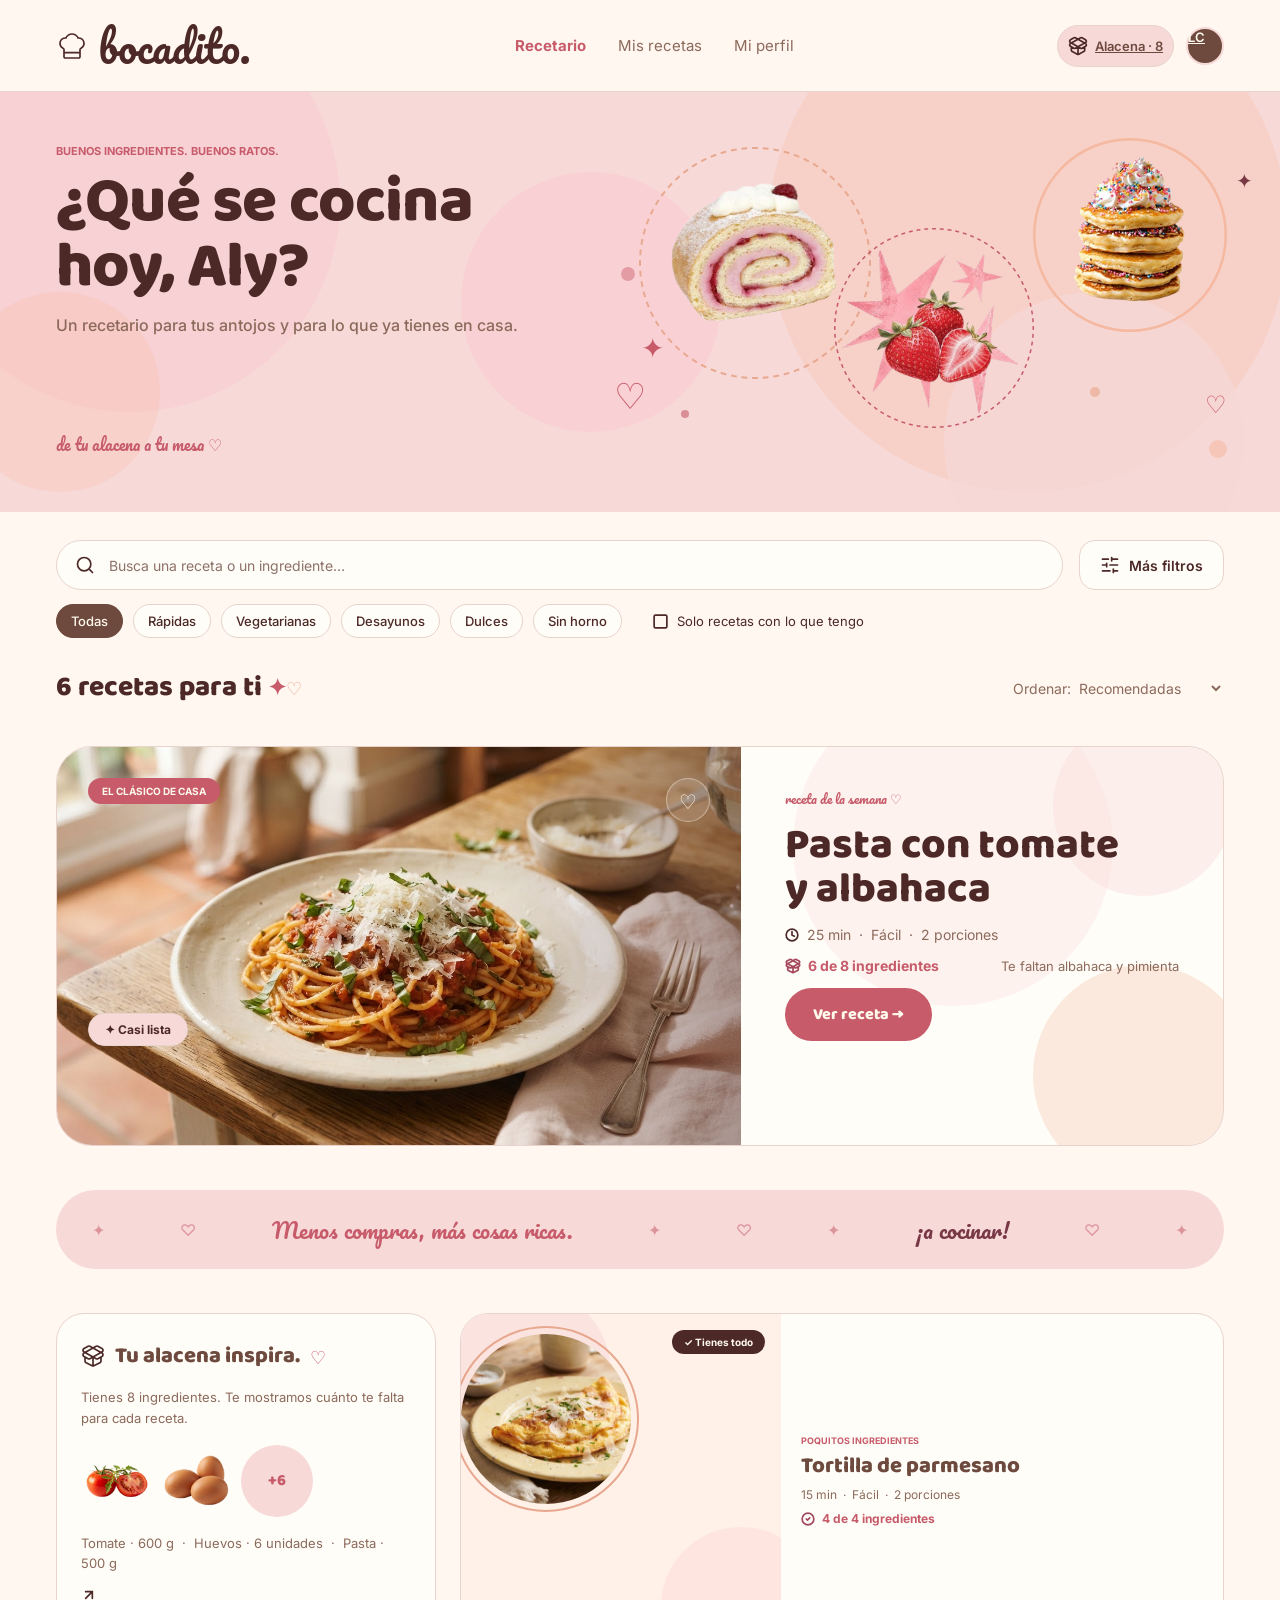
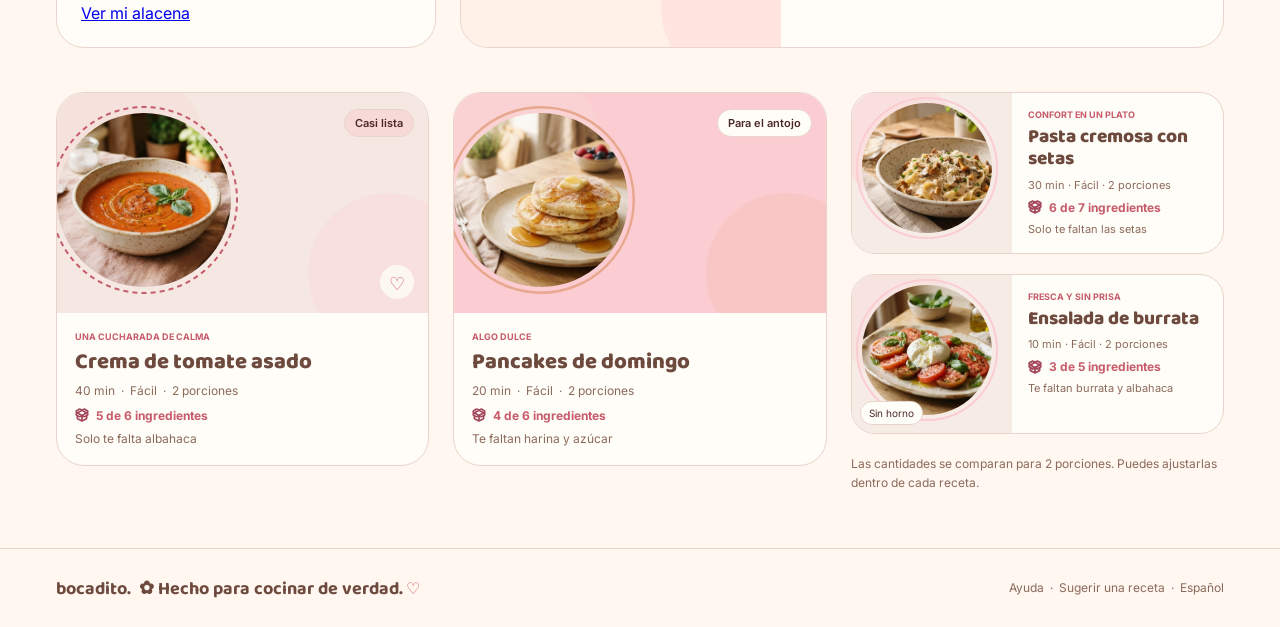
<file: index.html>
<!doctype html>
<html lang="es">
  <head>
    <meta charset="UTF-8" />
    <meta name="viewport" content="width=device-width, initial-scale=1.0" />
    <link rel="preconnect" href="https://fonts.googleapis.com" />
    <link rel="preconnect" href="https://fonts.gstatic.com" crossorigin />
    <link href="https://fonts.googleapis.com/css2?family=Baloo+2:wght@700;800&family=Fredoka:wght@600&family=Fraunces:wght@400&family=Inter:wght@400;500;600;700&family=Noto+Sans+Math&family=Noto+Sans+Symbols&family=Noto+Sans+Symbols+2&family=Noto+Sans:wght@400;700&family=Pacifico&display=swap" rel="stylesheet" />
    <title>Bocadito · Recetario</title>
    <link rel="stylesheet" href="/src/styles.css" />
  </head>
  <body>
    <header class="site-header">
      <a class="brand" href="/index.html" aria-label="bocadito, inicio">
        <img src="/public/assets/fae16.svg" alt="" width="32" height="32" />
        <span>bocadito.</span>
      </a>
      <nav class="main-nav" aria-label="Navegación principal">
        <a class="active" href="#recetario">Recetario</a>
        <a href="#recetas">Mis recetas</a>
        <a href="/perfil.html">Mi perfil</a>
      </nav>
      <div class="account">
        <a class="pantry-button" href="/perfil.html#alacena">
          <img src="/public/assets/280c1.svg" alt="" width="20" height="20" />
          <span>Alacena · 8</span>
        </a>
        <a class="avatar" href="/perfil.html" aria-label="Abrir perfil de LC">LC</a>
      </div>
    </header>

    <main id="recetario">
      <section class="hero" aria-labelledby="hero-title">
        <img class="hero-blob blob-one" src="/public/assets/127db.svg" alt="" />
        <img class="hero-blob blob-two" src="/public/assets/94a92.svg" alt="" />
        <img class="hero-blob blob-three" src="/public/assets/5e346.svg" alt="" />
        <img class="hero-blob blob-four" src="/public/assets/30bb7.svg" alt="" />
        <img class="hero-blob blob-five" src="/public/assets/41281.svg" alt="" />

        <div class="hero-copy">
          <p class="eyebrow">BUENOS INGREDIENTES. BUENOS RATOS.</p>
          <h1 id="hero-title">¿Qué se cocina<br />hoy, Aly?</h1>
          <p>Un recetario para tus antojos y para lo que ya tienes en casa.</p>
        </div>
        <p class="hero-note script">de tu alacena a tu mesa ♡</p>

        <div class="hero-collage" aria-hidden="true">
          <div class="hero-photo bread">
            <img class="photo" src="/public/assets/eb7b5.png" alt="" />
            <img class="ring" src="/public/assets/a3742.png" alt="" />
          </div>
          <div class="hero-photo tomato">
            <img class="photo" src="/public/assets/bc273.png" alt="" />
            <img class="ring" src="/public/assets/ad735.png" alt="" />
          </div>
          <div class="hero-photo pancakes">
            <img class="photo" src="/public/assets/50e91.png" alt="" />
            <img class="ring" src="/public/assets/7b406.svg" alt="" />
          </div>
          <span class="deco d1">♡</span><span class="deco d2">✦</span> <span class="deco d3">♡</span
          ><span class="deco d4">✦</span>
          <img class="dot dot-one" src="/public/assets/7220a.svg" alt="" />
          <img class="dot dot-two" src="/public/assets/34c00.svg" alt="" />
          <img class="dot dot-three" src="/public/assets/59064.svg" alt="" />
          <img class="dot dot-four" src="/public/assets/1f141.svg" alt="" />
        </div>
      </section>

      <section class="discover" aria-label="Buscar y filtrar recetas">
        <div class="search-row">
          <label class="search-box">
            <img src="/public/assets/63200.svg" alt="" width="20" height="20" />
            <input
              id="recipe-search"
              type="search"
              placeholder="Busca una receta o un ingrediente…"
            />
          </label>
          <button class="more-filters" type="button">
            <img src="/public/assets/2cb57.svg" alt="" width="20" height="20" />
            Más filtros
          </button>
        </div>
        <div class="filter-row" role="group" aria-label="Categorías">
          <button class="filter active" data-filter="all" type="button">Todas</button>
          <button class="filter" data-filter="rapida" type="button">Rápidas</button>
          <button class="filter" data-filter="vegetariana" type="button">Vegetarianas</button>
          <button class="filter" data-filter="desayuno" type="button">Desayunos</button>
          <button class="filter" data-filter="dulce" type="button">Dulces</button>
          <button class="filter" data-filter="sin-horno" type="button">Sin horno</button>
          <label class="pantry-check">
            <input id="pantry-only" type="checkbox" />
            <span class="check-art" aria-hidden="true">
              <img src="/public/assets/84d8a.svg" alt="" width="17" height="17" />
              <i>✓</i>
            </span>
            <span>Solo recetas con lo que tengo</span>
          </label>
        </div>
      </section>

      <section class="catalog" id="recetas" aria-labelledby="catalog-title">
        <div class="results-heading">
          <h2 id="catalog-title">
            <span id="result-count">6</span> recetas para ti <b>✦</b><i>♡</i>
          </h2>
          <label
            >Ordenar:
            <select aria-label="Ordenar recetas">
              <option>Recomendadas</option>
              <option>Más rápidas</option>
              <option>Menos ingredientes</option>
            </select>
          </label>
        </div>

        <article
          class="featured recipe-item"
          data-name="Pasta con tomate y albahaca"
          data-tags="rapida vegetariana"
          data-pantry="false"
        >
          <div class="featured-image">
            <img src="/public/assets/22c57.png" alt="Un plato de pasta con tomate y albahaca" />
            <span class="badge pink">EL CLÁSICO DE CASA</span>
            <button
              class="favorite light"
              type="button"
              aria-label="Guardar Pasta con tomate y albahaca"
            >
              ♡
            </button>
            <span class="almost">✦ Casi lista</span>
          </div>
          <div class="featured-info">
            <img class="info-blob blob-a" src="/public/assets/d0b26.svg" alt="" />
            <img class="info-blob blob-b" src="/public/assets/35bce.svg" alt="" />
            <img class="info-blob blob-c" src="/public/assets/12327.svg" alt="" />
            <p class="script kicker">receta de la semana ♡</p>
            <h3>Pasta con tomate<br />y albahaca</h3>
            <p class="meta">
              <img src="/public/assets/89b63.svg" alt="" />25 min&nbsp; · &nbsp;Fácil&nbsp; · &nbsp;2
              porciones
            </p>
            <div class="match">
              <strong><img src="/public/assets/144ce.svg" alt="" />6 de 8 ingredientes</strong>
              <span>Te faltan albahaca y pimienta</span>
            </div>
            <a class="primary-button" href="/receta.html">Ver receta →</a>
          </div>
        </article>

        <div id="empty-state" class="empty-state" hidden>
          <h3>No encontramos esa receta</h3>
          <p>Prueba con otro nombre o cambia los filtros.</p>
        </div>

        <aside class="quote-strip">
          <span>✦</span><span>♡</span>
          <strong class="script">Menos compras, más cosas ricas.</strong>
          <span>✦</span><span>♡</span><span>✦</span> <strong class="script">¡a cocinar!</strong
          ><span>♡</span><span>✦</span>
        </aside>

        <div class="inspiration-row">
          <aside class="pantry-card">
            <h3><img src="/public/assets/efae4.svg" alt="" />Tu alacena inspira. <em>♡</em></h3>
            <p>Tienes 8 ingredientes. Te mostramos cuánto te falta para cada receta.</p>
            <div class="ingredient-preview">
              <img src="/public/assets/51a7f.png" alt="Tomates" />
              <img src="/public/assets/1e866.png" alt="Huevos" />
              <span>+6</span>
            </div>
            <p>Tomate · 600 g &nbsp;·&nbsp; Huevos · 6 unidades &nbsp;·&nbsp; Pasta · 500 g</p>
            <a class="pantry-card-link" href="/perfil.html#alacena">
              <img src="/public/assets/5264d.svg" alt="" />
              Ver mi alacena
            </a>
          </aside>

          <article
            class="wide-card recipe-item"
            data-name="Tortilla de parmesano"
            data-tags="rapida vegetariana"
            data-pantry="true"
          >
            <div class="dish-art tortilla-art">
              <img class="back back-one" src="/public/assets/b8663.svg" alt="" />
              <img class="back back-two" src="/public/assets/4be02.svg" alt="" />
              <img class="dish" src="/public/assets/71ee2.png" alt="Tortilla de parmesano" />
              <img class="dish-ring" src="/public/assets/c6adb.svg" alt="" />
              <span class="available">✓ Tienes todo</span>
            </div>
            <div class="card-copy">
              <small>POQUITOS INGREDIENTES</small>
              <h3>Tortilla de parmesano</h3>
              <p>15 min&nbsp; · &nbsp;Fácil&nbsp; · &nbsp;2 porciones</p>
              <strong><img src="/public/assets/67086.svg" alt="" />4 de 4 ingredientes</strong>
            </div>
          </article>
        </div>

        <div class="recipe-grid">
          <article
            class="recipe-card recipe-item"
            data-name="Crema de tomate asado"
            data-tags="vegetariana"
            data-pantry="false"
          >
            <div class="dish-art cream-art">
              <img class="back back-one" src="/public/assets/2045f.svg" alt="" />
              <img class="back back-two" src="/public/assets/0d50a.svg" alt="" />
              <img class="dish" src="/public/assets/181ab.png" alt="Crema de tomate asado" />
              <img class="dish-ring" src="/public/assets/f3d79.png" alt="" />
              <span class="availability">Casi lista</span>
              <button class="favorite" type="button" aria-label="Guardar Crema de tomate asado">
                ♡
              </button>
            </div>
            <div class="card-copy">
              <small>UNA CUCHARADA DE CALMA</small>
              <h3>Crema de tomate asado</h3>
              <p>40 min&nbsp; · &nbsp;Fácil&nbsp; · &nbsp;2 porciones</p>
              <strong><img src="/public/assets/ea296.svg" alt="" />5 de 6 ingredientes</strong>
              <p>Solo te falta albahaca</p>
            </div>
          </article>

          <article
            class="recipe-card recipe-item"
            data-name="Pancakes de domingo"
            data-tags="desayuno dulce"
            data-pantry="false"
          >
            <div class="dish-art pancake-art">
              <img class="back back-one" src="/public/assets/b62bf.svg" alt="" />
              <img class="back back-two" src="/public/assets/6411e.svg" alt="" />
              <img class="dish" src="/public/assets/ec779.png" alt="Pancakes de domingo" />
              <img class="dish-ring" src="/public/assets/82a2d.svg" alt="" />
              <span class="availability">Para el antojo</span>
            </div>
            <div class="card-copy">
              <small>ALGO DULCE</small>
              <h3>Pancakes de domingo</h3>
              <p>20 min&nbsp; · &nbsp;Fácil&nbsp; · &nbsp;2 porciones</p>
              <strong><img src="/public/assets/ea296.svg" alt="" />4 de 6 ingredientes</strong>
              <p>Te faltan harina y azúcar</p>
            </div>
          </article>

          <div class="compact-column">
            <article
              class="compact-card recipe-item"
              data-name="Pasta cremosa con setas"
              data-tags="rapida vegetariana"
              data-pantry="false"
            >
              <div class="compact-art">
                <img class="back" src="/public/assets/a434a.svg" alt="" />
                <img class="dish" src="/public/assets/dc10f.png" alt="Pasta cremosa con setas" />
                <img class="dish-ring" src="/public/assets/3394b.svg" alt="" />
              </div>
              <div class="card-copy">
                <small>CONFORT EN UN PLATO</small>
                <h3>Pasta cremosa con setas</h3>
                <p>30 min · Fácil · 2 porciones</p>
                <strong><img src="/public/assets/852c6.svg" alt="" />6 de 7 ingredientes</strong>
                <p>Solo te faltan las setas</p>
              </div>
            </article>
            <article
              class="compact-card recipe-item"
              data-name="Ensalada de burrata"
              data-tags="rapida vegetariana sin-horno"
              data-pantry="false"
            >
              <div class="compact-art">
                <img class="back" src="/public/assets/37bf2.svg" alt="" />
                <img class="dish" src="/public/assets/e9a4d.png" alt="Ensalada de burrata" />
                <img class="dish-ring" src="/public/assets/3394b.svg" alt="" />
                <span>Sin horno</span>
              </div>
              <div class="card-copy">
                <small>FRESCA Y SIN PRISA</small>
                <h3>Ensalada de burrata</h3>
                <p>10 min · Fácil · 2 porciones</p>
                <strong><img src="/public/assets/852c6.svg" alt="" />3 de 5 ingredientes</strong>
                <p>Te faltan burrata y albahaca</p>
              </div>
            </article>
            <p class="portion-note">
              Las cantidades se comparan para 2 porciones. Puedes ajustarlas dentro de cada receta.
            </p>
          </div>
        </div>
      </section>
    </main>

    <footer>
      <p>
        <strong>bocadito. &nbsp;✿ Hecho para cocinar de verdad.</strong>
        <span class="script">♡</span>
      </p>
      <p>Ayuda &nbsp;·&nbsp; Sugerir una receta &nbsp;·&nbsp; Español</p>
    </footer>
    <div id="toast" class="toast" role="status" aria-live="polite"></div>
    <script type="module" src="/src/main.js"></script>
  </body>
</html>
</file>
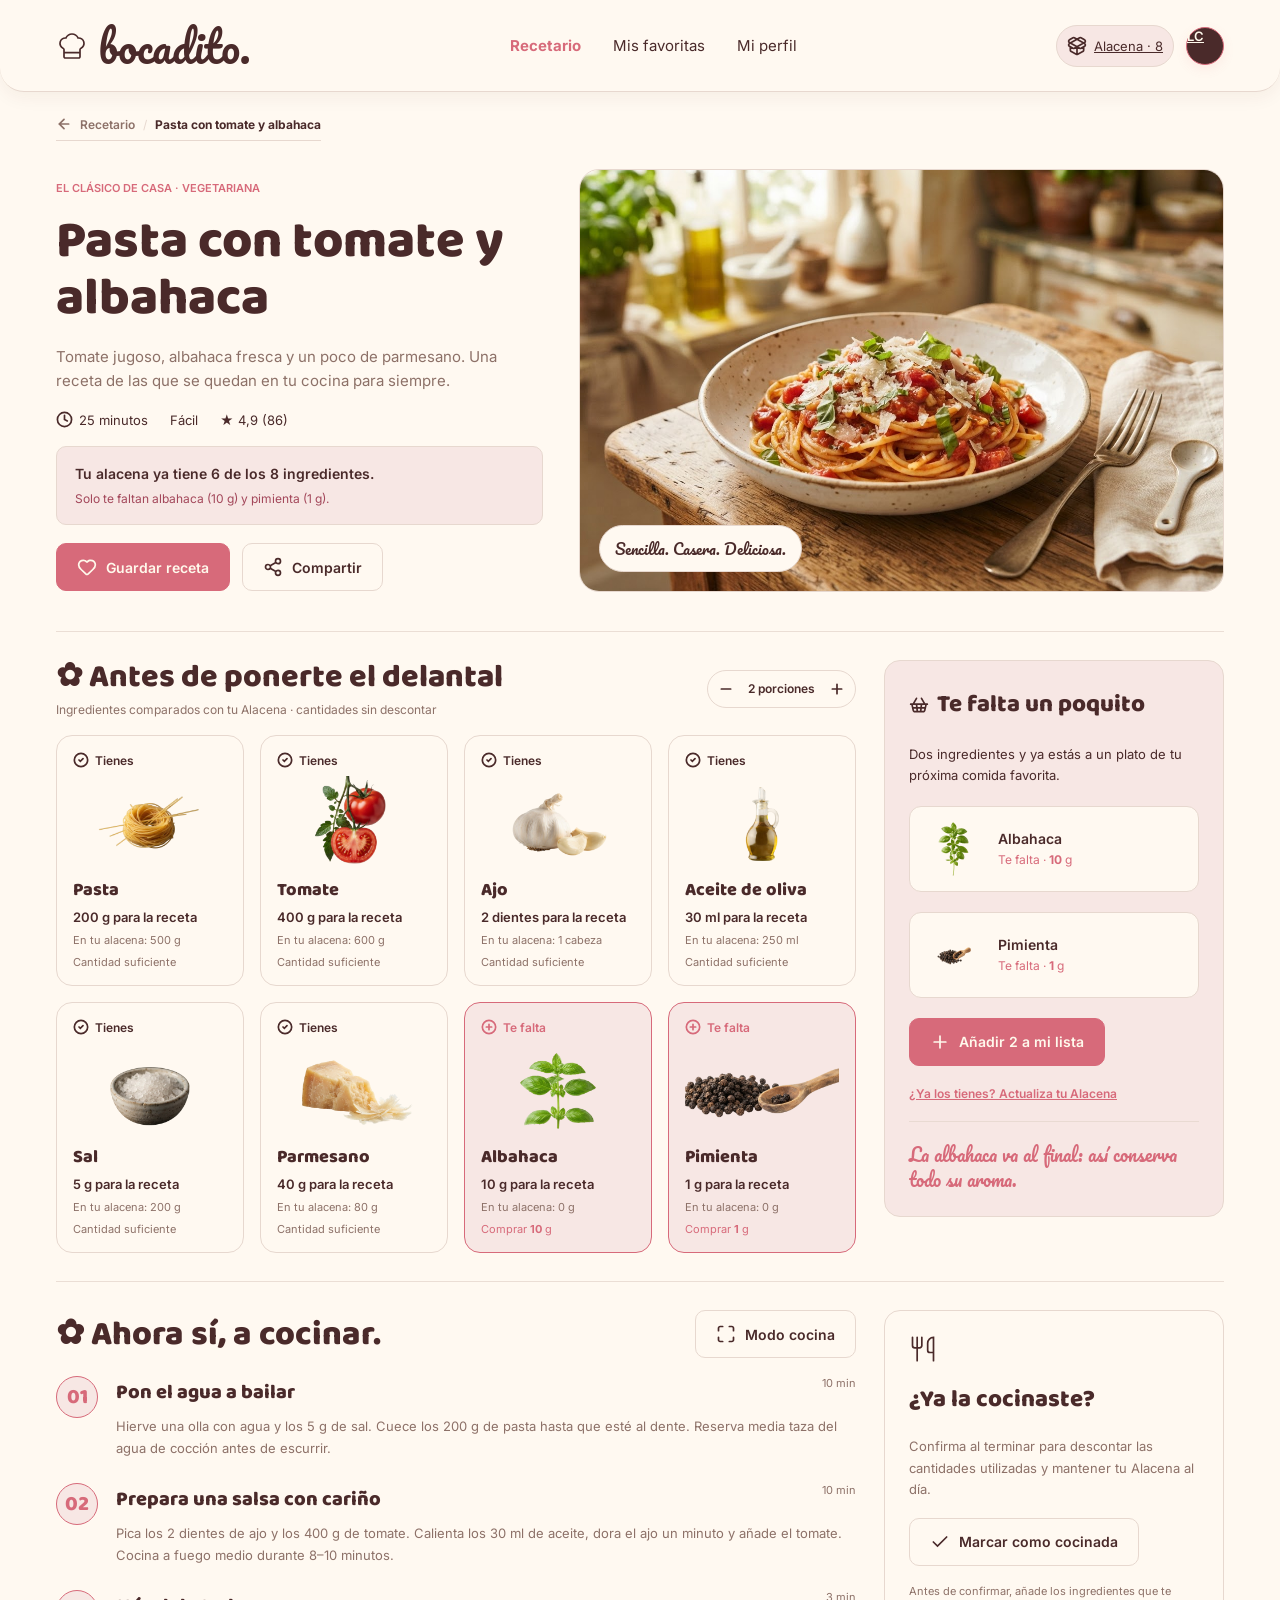
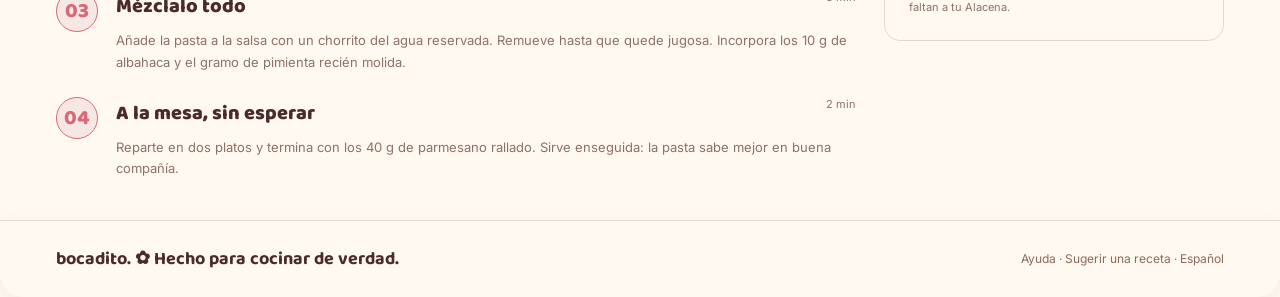
<file: receta.html>
<!doctype html>
<html lang="es">
  <head>
    <meta charset="UTF-8" />
    <meta name="viewport" content="width=device-width, initial-scale=1.0" />
    <link rel="preconnect" href="https://fonts.googleapis.com" />
    <link rel="preconnect" href="https://fonts.gstatic.com" crossorigin />
    <link href="https://fonts.googleapis.com/css2?family=Baloo+2:wght@700;800&family=Fredoka:wght@600&family=Fraunces:wght@400&family=Inter:wght@400;500;600;700&family=Noto+Sans+Math&family=Noto+Sans+Symbols&family=Noto+Sans+Symbols+2&family=Noto+Sans:wght@400;700&family=Pacifico&display=swap" rel="stylesheet" />
    <title>Pasta con tomate y albahaca · bocadito.</title>
    <link rel="stylesheet" href="/src/styles.css" />
    <link rel="stylesheet" href="/src/recipe.css" />
  </head>
  <body class="recipe-page">
    <header class="site-header recipe-header">
      <a class="brand" href="/index.html" aria-label="bocadito, inicio">
        <img src="/public/assets/recipe-77f15.svg" alt="" width="32" height="32" />
        <span>bocadito.</span>
      </a>
      <nav class="main-nav" aria-label="Navegación principal">
        <a class="active" href="/index.html">Recetario</a>
        <a href="/index.html#recetas">Mis favoritas</a>
        <a href="/perfil.html">Mi perfil</a>
      </nav>
      <div class="account">
        <a class="pantry-button" href="/perfil.html#alacena">
          <img src="/public/assets/recipe-e15f1.svg" alt="" width="20" height="20" />
          <span>Alacena · 8</span>
        </a>
        <a class="avatar" href="/perfil.html" aria-label="Abrir perfil de LC">LC</a>
      </div>
    </header>

    <main class="recipe-detail">
      <nav class="breadcrumb" aria-label="Ruta de navegación">
        <a href="/index.html">
          <img src="/public/assets/recipe-3f043.svg" alt="" width="16" height="16" />
          Recetario
        </a>
        <span>/</span>
        <strong>Pasta con tomate y albahaca</strong>
      </nav>

      <section class="recipe-hero" aria-labelledby="recipe-title">
        <div class="recipe-intro">
          <p class="recipe-eyebrow">EL CLÁSICO DE CASA · VEGETARIANA</p>
          <h1 id="recipe-title">Pasta con tomate y albahaca</h1>
          <p class="recipe-description">
            Tomate jugoso, albahaca fresca y un poco de parmesano. Una receta de las que se quedan
            en tu cocina para siempre.
          </p>
          <div class="recipe-meta">
            <span
              ><img src="/public/assets/recipe-fdbc4.svg" alt="" width="17" height="17" />25 minutos</span
            >
            <span>Fácil</span>
            <span>★ 4,9 (86)</span>
          </div>
          <div class="availability-summary">
            <strong>Tu alacena ya tiene 6 de los 8 ingredientes.</strong>
            <span>Solo te faltan albahaca (10 g) y pimienta (1 g).</span>
          </div>
          <div class="recipe-actions">
            <button class="save-recipe" id="save-recipe" type="button">
              <img src="/public/assets/recipe-d7835.svg" alt="" width="20" height="20" />
              <span>Guardar receta</span>
            </button>
            <button class="share-recipe" id="share-recipe" type="button">
              <img src="/public/assets/recipe-2c421.svg" alt="" width="20" height="20" />
              Compartir
            </button>
          </div>
        </div>
        <figure class="recipe-photo">
          <img
            src="/public/assets/recipe-277a5.png"
            alt="Pasta con tomate, albahaca y parmesano servida en un plato"
          />
          <figcaption>Sencilla. Casera. Deliciosa.</figcaption>
        </figure>
      </section>

      <hr />

      <section class="ingredients-section" aria-labelledby="ingredients-title">
        <div class="ingredients-main">
          <header class="section-heading">
            <div>
              <h2 id="ingredients-title">✿ Antes de ponerte el delantal</h2>
              <p>Ingredientes comparados con tu Alacena · cantidades sin descontar</p>
            </div>
            <div class="portion-control" aria-label="Número de porciones">
              <button id="less-portions" type="button" aria-label="Reducir porciones">
                <img src="/public/assets/recipe-d9f11.svg" alt="" width="16" height="16" />
              </button>
              <strong><span id="portion-count">2</span> porciones</strong>
              <button id="more-portions" type="button" aria-label="Aumentar porciones">
                <img src="/public/assets/recipe-56bd5.svg" alt="" width="16" height="16" />
              </button>
            </div>
          </header>

          <div class="recipe-ingredient-grid">
            <article class="recipe-ingredient" data-base="200" data-unit="g">
              <p class="stock-status"><img src="/public/assets/recipe-7bfb6.svg" alt="" />Tienes</p>
              <img class="recipe-ingredient-photo" src="/public/assets/recipe-f637f.png" alt="Pasta" />
              <h3>Pasta</h3>
              <strong><span class="scaled-amount">200</span> g para la receta</strong>
              <small>En tu alacena: 500 g</small><span>Cantidad suficiente</span>
            </article>
            <article class="recipe-ingredient" data-base="400" data-unit="g">
              <p class="stock-status"><img src="/public/assets/recipe-7bfb6.svg" alt="" />Tienes</p>
              <img class="recipe-ingredient-photo" src="/public/assets/recipe-0d3c1.png" alt="Tomate" />
              <h3>Tomate</h3>
              <strong><span class="scaled-amount">400</span> g para la receta</strong>
              <small>En tu alacena: 600 g</small><span>Cantidad suficiente</span>
            </article>
            <article class="recipe-ingredient" data-base="2" data-unit="dientes">
              <p class="stock-status"><img src="/public/assets/recipe-7bfb6.svg" alt="" />Tienes</p>
              <img class="recipe-ingredient-photo" src="/public/assets/recipe-85e87.png" alt="Ajo" />
              <h3>Ajo</h3>
              <strong><span class="scaled-amount">2</span> dientes para la receta</strong>
              <small>En tu alacena: 1 cabeza</small><span>Cantidad suficiente</span>
            </article>
            <article class="recipe-ingredient" data-base="30" data-unit="ml">
              <p class="stock-status"><img src="/public/assets/recipe-7bfb6.svg" alt="" />Tienes</p>
              <img
                class="recipe-ingredient-photo"
                src="/public/assets/recipe-5f83b.png"
                alt="Aceite de oliva"
              />
              <h3>Aceite de oliva</h3>
              <strong><span class="scaled-amount">30</span> ml para la receta</strong>
              <small>En tu alacena: 250 ml</small><span>Cantidad suficiente</span>
            </article>
            <article class="recipe-ingredient" data-base="5" data-unit="g">
              <p class="stock-status"><img src="/public/assets/recipe-7bfb6.svg" alt="" />Tienes</p>
              <img class="recipe-ingredient-photo" src="/public/assets/recipe-8a1eb.png" alt="Sal" />
              <h3>Sal</h3>
              <strong><span class="scaled-amount">5</span> g para la receta</strong>
              <small>En tu alacena: 200 g</small><span>Cantidad suficiente</span>
            </article>
            <article class="recipe-ingredient" data-base="40" data-unit="g">
              <p class="stock-status"><img src="/public/assets/recipe-7bfb6.svg" alt="" />Tienes</p>
              <img class="recipe-ingredient-photo" src="/public/assets/recipe-787be.png" alt="Parmesano" />
              <h3>Parmesano</h3>
              <strong><span class="scaled-amount">40</span> g para la receta</strong>
              <small>En tu alacena: 80 g</small><span>Cantidad suficiente</span>
            </article>
            <article class="recipe-ingredient missing" data-base="10" data-unit="g">
              <p class="stock-status"><img src="/public/assets/recipe-7910d.svg" alt="" />Te falta</p>
              <img class="recipe-ingredient-photo" src="/public/assets/recipe-e7223.png" alt="Albahaca" />
              <h3>Albahaca</h3>
              <strong><span class="scaled-amount">10</span> g para la receta</strong>
              <small>En tu alacena: 0 g</small
              ><span>Comprar <b class="scaled-amount">10</b> g</span>
            </article>
            <article class="recipe-ingredient missing" data-base="1" data-unit="g">
              <p class="stock-status"><img src="/public/assets/recipe-7910d.svg" alt="" />Te falta</p>
              <img class="recipe-ingredient-photo" src="/public/assets/recipe-095e8.png" alt="Pimienta" />
              <h3>Pimienta</h3>
              <strong><span class="scaled-amount">1</span> g para la receta</strong>
              <small>En tu alacena: 0 g</small><span>Comprar <b class="scaled-amount">1</b> g</span>
            </article>
          </div>
        </div>

        <aside class="shopping-list">
          <h2>
            <img src="/public/assets/recipe-fd7ee.svg" alt="" width="20" height="20" />Te falta un poquito
          </h2>
          <p>Dos ingredientes y ya estás a un plato de tu próxima comida favorita.</p>
          <div class="shopping-item">
            <img src="/public/assets/recipe-24084.png" alt="Albahaca" />
            <div>
              <strong>Albahaca</strong><span>Te falta · <b data-shopping-base="10">10</b> g</span>
            </div>
          </div>
          <div class="shopping-item">
            <img src="/public/assets/recipe-5afa1.png" alt="Pimienta" />
            <div>
              <strong>Pimienta</strong><span>Te falta · <b data-shopping-base="1">1</b> g</span>
            </div>
          </div>
          <button class="add-shopping" id="add-shopping" type="button">
            <img src="/public/assets/recipe-6f1ec.svg" alt="" width="20" height="20" />
            <span>Añadir 2 a mi lista</span>
          </button>
          <a href="/perfil.html#alacena">¿Ya los tienes? Actualiza tu Alacena</a>
          <hr />
          <p class="shopping-tip">La albahaca va al final: así conserva todo su aroma.</p>
        </aside>
      </section>

      <hr />

      <section class="preparation-section" aria-labelledby="preparation-title">
        <div class="steps">
          <header class="section-heading">
            <h2 id="preparation-title">✿ Ahora sí, a cocinar.</h2>
            <button class="cooking-mode-button" id="cooking-mode" type="button">
              <img src="/public/assets/recipe-c362d.svg" alt="" width="20" height="20" />
              <span>Modo cocina</span>
            </button>
          </header>
          <ol class="cooking-steps">
            <li>
              <span>01</span>
              <div>
                <header>
                  <h3>Pon el agua a bailar</h3>
                  <small>10 min</small>
                </header>
                <p>
                  Hierve una olla con agua y los 5 g de sal. Cuece los 200 g de pasta hasta que esté
                  al dente. Reserva media taza del agua de cocción antes de escurrir.
                </p>
              </div>
            </li>
            <li>
              <span>02</span>
              <div>
                <header>
                  <h3>Prepara una salsa con cariño</h3>
                  <small>10 min</small>
                </header>
                <p>
                  Pica los 2 dientes de ajo y los 400 g de tomate. Calienta los 30 ml de aceite,
                  dora el ajo un minuto y añade el tomate. Cocina a fuego medio durante 8–10
                  minutos.
                </p>
              </div>
            </li>
            <li>
              <span>03</span>
              <div>
                <header>
                  <h3>Mézclalo todo</h3>
                  <small>3 min</small>
                </header>
                <p>
                  Añade la pasta a la salsa con un chorrito del agua reservada. Remueve hasta que
                  quede jugosa. Incorpora los 10 g de albahaca y el gramo de pimienta recién molida.
                </p>
              </div>
            </li>
            <li>
              <span>04</span>
              <div>
                <header>
                  <h3>A la mesa, sin esperar</h3>
                  <small>2 min</small>
                </header>
                <p>
                  Reparte en dos platos y termina con los 40 g de parmesano rallado. Sirve
                  enseguida: la pasta sabe mejor en buena compañía.
                </p>
              </div>
            </li>
          </ol>
        </div>

        <aside class="cooked-card">
          <img src="/public/assets/recipe-36171.svg" alt="" width="28" height="28" />
          <h2>¿Ya la cocinaste?</h2>
          <p>
            Confirma al terminar para descontar las cantidades utilizadas y mantener tu Alacena al
            día.
          </p>
          <button id="mark-cooked" type="button">
            <img src="/public/assets/recipe-20480.svg" alt="" width="20" height="20" />
            <span>Marcar como cocinada</span>
          </button>
          <small>Antes de confirmar, añade los ingredientes que te faltan a tu Alacena.</small>
        </aside>
      </section>
    </main>

    <footer>
      <p><strong>bocadito. ✿ Hecho para cocinar de verdad.</strong></p>
      <p>Ayuda · Sugerir una receta · Español</p>
    </footer>
    <div id="recipe-toast" class="toast" role="status" aria-live="polite"></div>
    <script type="module" src="/src/recipe.js"></script>
  </body>
</html>
</file>
<file: src/styles.css>
:root {
  --paper: #fff7f0;
  --white: #fffdf8;
  --ink: #4c2927;
  --brown: #6e4a3e;
  --muted: #8c6a5b;
  --pink: #c75b6a;
  --blush: #f7d9d8;
  --line: #e8d4cc;
  --script: "Pacifico", cursive;
  --display: "Baloo 2", sans-serif;
  --body: "Inter", sans-serif;
}

* {
  box-sizing: border-box;
}
html {
  scroll-behavior: smooth;
}
body {
  margin: 0;
  min-width: 320px;
  background: var(--paper);
  color: var(--ink);
  font-family: var(--body);
}
button,
input,
select {
  font: inherit;
}
button,
a {
  -webkit-tap-highlight-color: transparent;
}
button {
  cursor: pointer;
}
img {
  display: block;
}
[hidden] {
  display: none !important;
}

.site-header {
  height: 92px;
  padding: 0 56px;
  display: flex;
  align-items: center;
  justify-content: space-between;
  border-bottom: 1px solid var(--line);
  background: var(--paper);
}
.brand {
  display: flex;
  align-items: center;
  gap: 10px;
  color: var(--ink);
  text-decoration: none;
}
.brand span {
  font-family: var(--script); font-weight: 400;
  font-size: 42px;
  line-height: 1;
}
.main-nav {
  display: flex;
  gap: 32px;
}
.main-nav a {
  color: var(--muted);
  font-size: 15px;
  text-decoration: none;
}
.main-nav .active {
  color: var(--pink);
  font-family: "Inter", sans-serif; font-weight: 700;
}
.account {
  display: flex;
  align-items: center;
  gap: 12px;
}
.pantry-button {
  display: flex;
  align-items: center;
  gap: 7px;
  padding: 10px;
  border: 1px solid var(--line);
  border-radius: 100px;
  background: var(--blush);
  color: var(--brown);
  font-family: "Inter", sans-serif; font-weight: 600;
  font-size: 13px;
}
.avatar {
  width: 38px;
  height: 38px;
  border: 2px solid var(--blush);
  border-radius: 50%;
  background: var(--brown);
  color: #fff9ec;
  font-family: "Inter"; font-weight: 600;
  font-size: 13px;
}

.hero {
  height: 420px;
  position: relative;
  overflow: hidden;
  background: var(--blush);
}
.hero-blob {
  position: absolute;
}
.blob-one {
  width: 420px;
  height: 420px;
  left: -80px;
  top: -100px;
}
.blob-two {
  width: 520px;
  height: 520px;
  left: 60%;
  top: -120px;
}
.blob-three {
  width: 260px;
  height: 260px;
  left: 36%;
  top: 80px;
}
.blob-four {
  width: 300px;
  height: 300px;
  right: 2.8%;
  top: 200px;
}
.blob-five {
  width: 200px;
  height: 200px;
  left: -40px;
  top: 200px;
}
.hero-copy {
  position: absolute;
  z-index: 2;
  left: 56px;
  top: 52px;
}
.eyebrow {
  margin: 0 0 12px;
  color: var(--pink);
  font-family: "Inter"; font-weight: 700;
  font-size: 11px;
}
.hero h1 {
  margin: 0;
  font-family: var(--display); font-weight: 800;
  font-size: 64px;
  line-height: 1.02;
  letter-spacing: -0.8px;
}
.hero-copy > p:last-child {
  margin: 12px 0 0;
  color: var(--muted);
  font-family: "Inter"; font-weight: 500;
  font-size: 16px;
  line-height: 1.5;
}
.script {
  font-family: var(--script); font-weight: 400;
  font-variation-settings:
    "CTGR" 0,
    "wdth" 100;
}
.hero-note {
  position: absolute;
  z-index: 2;
  left: 56px;
  top: 338px;
  margin: 0;
  color: var(--pink);
  font-size: 16px;
}
.hero-collage {
  position: absolute;
  inset: 0 0 0 48%;
}
.hero-photo {
  position: absolute;
  border-radius: 50%;
}
.hero-photo .photo {
  width: 100%;
  height: 100%;
  object-fit: cover;
  border-radius: inherit;
}
.hero-photo .ring {
  position: absolute;
  max-width: none;
  pointer-events: none;
}
.bread {
  width: 220px;
  height: 220px;
  left: 4.5%;
  top: 50px;
}
.bread .ring {
  width: 232px;
  height: 232px;
  left: -5px;
  top: 5px;
}
.tomato {
  width: 190px;
  height: 190px;
  left: 33%;
  top: 145px;
}
.tomato .ring {
  width: 200px;
  height: 200px;
  left: 0;
  top: -9px;
}
.pancakes {
  width: 180px;
  height: 180px;
  left: 64%;
  top: 50px;
}
.pancakes .ring {
  width: 194px;
  height: 194px;
  left: -7px;
  top: -4px;
}
.deco {
  position: absolute;
  color: var(--pink);
  font-family: var(--script); font-weight: 400;
}
.d1 {
  left: 0;
  top: 270px;
  font-size: 36px;
}
.d2 {
  left: 4%;
  top: 230px;
  font-size: 28px;
}
.d3 {
  right: 8%;
  top: 290px;
  font-size: 24px;
}
.d4 {
  right: 4%;
  top: 70px;
  color: #783845;
  font-size: 20px;
}
.dot {
  position: absolute;
}
.dot-one {
  width: 14px;
  left: 1%;
  top: 175px;
}
.dot-two {
  width: 10px;
  right: 27%;
  top: 295px;
}
.dot-three {
  width: 18px;
  right: 8%;
  top: 348px;
}
.dot-four {
  width: 8px;
  left: 10%;
  top: 318px;
}

.discover {
  padding: 28px 56px 0;
  background: var(--paper);
}
.search-row {
  display: flex;
  gap: 16px;
}
.search-box {
  height: 50px;
  flex: 1;
  display: flex;
  align-items: center;
  gap: 12px;
  padding: 0 18px;
  border: 1px solid var(--line);
  border-radius: 100px;
  background: var(--white);
}
.search-box input {
  width: 100%;
  border: 0;
  outline: 0;
  background: transparent;
  color: var(--ink);
  font-size: 14px;
}
.search-box input::placeholder {
  color: #8d7168;
  opacity: 1;
}
.more-filters {
  display: flex;
  align-items: center;
  gap: 9px;
  padding: 13px 20px;
  border: 1px solid var(--line);
  border-radius: 16px;
  background: var(--white);
  color: var(--ink);
  font-family: "Inter"; font-weight: 600;
  font-size: 14px;
}
.filter-row {
  display: flex;
  align-items: center;
  gap: 10px;
  margin-top: 14px;
  overflow-x: auto;
  scrollbar-width: none;
}
.filter {
  padding: 8px 14px;
  border: 1px solid var(--line);
  border-radius: 100px;
  background: var(--white);
  color: var(--ink);
  white-space: nowrap;
  font-family: "Inter"; font-weight: 500;
  font-size: 13px;
}
.filter.active {
  border-color: var(--brown);
  background: var(--brown);
  color: #fff9ec;
}
.pantry-check {
  display: flex;
  align-items: center;
  gap: 8px;
  padding-left: 20px;
  white-space: nowrap;
  color: var(--ink);
  font-size: 13px;
}
.pantry-check input {
  position: absolute;
  width: 1px;
  height: 1px;
  opacity: 0;
  accent-color: var(--pink);
}
.check-art {
  position: relative;
  width: 17px;
  height: 17px;
}
.check-art img {
  width: 17px;
  height: 17px;
}
.check-art i {
  position: absolute;
  inset: 0;
  display: grid;
  place-items: center;
  border-radius: 3px;
  background: var(--pink);
  color: white;
  font-family: "Inter"; font-weight: 700;
  font-size: 11px;
  font-style: normal;
  opacity: 0;
}
.pantry-check input:checked + .check-art i {
  opacity: 1;
}
.pantry-check input:focus-visible + .check-art {
  outline: 2px solid var(--pink);
  outline-offset: 2px;
}

.catalog {
  padding: 36px 56px 56px;
}
.results-heading {
  display: flex;
  align-items: center;
  justify-content: space-between;
  margin-bottom: 44px;
}
.results-heading h2 {
  margin: 0;
  font-family: var(--display); font-weight: 800;
  font-size: 28px;
  line-height: 1;
}
.results-heading h2 b {
  color: var(--pink);
  font-family: var(--body);
  font-size: 22px;
}
.results-heading h2 i {
  color: #e8a88f;
  font-family: var(--script); font-weight: 400;
  font-size: 18px;
  font-style: normal;
}
.results-heading label {
  color: var(--muted);
  font-size: 14px;
}
.results-heading select {
  border: 0;
  background: transparent;
  color: var(--muted);
  outline: 0;
}

.featured {
  height: 400px;
  display: grid;
  grid-template-columns: 58.7% 41.3%;
  overflow: hidden;
  border: 1px solid var(--line);
  border-radius: 36px;
  background: var(--white);
}
.featured-image {
  position: relative;
  overflow: hidden;
}
.featured-image > img {
  width: 100%;
  height: 100%;
  object-fit: cover;
}
.featured-image::after {
  content: "";
  position: absolute;
  inset: 0;
  background: linear-gradient(90deg, transparent 65%, rgba(76, 41, 39, 0.4));
}
.badge,
.almost,
.availability,
.available {
  position: absolute;
  z-index: 2;
  border-radius: 100px;
  white-space: nowrap;
}
.badge {
  left: 31px;
  top: 31px;
  padding: 7px 14px;
  font-family: "Inter"; font-weight: 700;
  font-size: 10px;
}
.badge.pink {
  background: var(--pink);
  color: #fff9ec;
}
.almost {
  left: 31px;
  bottom: 99px;
  padding: 8px 16px;
  border: 1px solid var(--line);
  background: var(--blush);
  font-family: "Inter"; font-weight: 700;
  font-size: 12px;
}
.favorite {
  position: absolute;
  z-index: 3;
  right: 14px;
  bottom: 14px;
  width: 34px;
  height: 34px;
  border: 0;
  border-radius: 50%;
  background: rgba(255, 253, 248, 0.8);
  color: var(--pink);
  font-family: var(--script); font-weight: 400;
  font-size: 18px;
}
.favorite.light {
  top: 31px;
  right: 31px;
  bottom: auto;
  width: 44px;
  height: 44px;
  border: 1px solid rgba(255, 253, 248, 0.38);
  background: rgba(255, 253, 248, 0.13);
  color: #fff9ec;
  font-size: 20px;
}
.favorite.saved {
  background: var(--pink);
  color: white;
}
.featured-info {
  position: relative;
  overflow: hidden;
  padding: 40px 44px 36px;
}
.info-blob {
  position: absolute;
  pointer-events: none;
}
.blob-a {
  width: 320px;
  right: 110px;
  top: -61px;
}
.blob-b {
  width: 220px;
  right: -30px;
  bottom: -40px;
}
.blob-c {
  width: 180px;
  right: -10px;
  top: -31px;
}
.featured-info > *:not(.info-blob) {
  position: relative;
  z-index: 1;
}
.kicker {
  margin: 0 0 14px;
  color: var(--pink);
  font-size: 13px;
}
.featured-info h3 {
  margin: 0 0 14px;
  font-family: var(--display); font-weight: 800;
  font-size: 42px;
  line-height: 1.05;
}
.meta {
  display: flex;
  align-items: center;
  gap: 8px;
  margin: 0 0 14px;
  color: var(--muted);
  font-size: 14px;
}
.meta img {
  width: 14px;
  height: 14px;
}
.match {
  display: flex;
  align-items: center;
  justify-content: space-between;
  margin-bottom: 14px;
}
.match strong,
.card-copy strong {
  display: flex;
  align-items: center;
  gap: 7px;
  color: var(--pink);
  font-family: "Inter"; font-weight: 700;
  font-size: 14px;
}
.match strong img {
  width: 16px;
  height: 16px;
}
.match span {
  color: var(--muted);
  font-size: 13px;
}
.primary-button {
  display: inline-flex;
  padding: 14px 28px;
  border-radius: 100px;
  background: var(--pink);
  color: #fff9ec;
  font-family: var(--display); font-weight: 800;
  font-size: 16px;
  text-decoration: none;
}

.quote-strip {
  margin-top: 44px;
  padding: 20px 36px;
  display: flex;
  align-items: center;
  justify-content: space-between;
  overflow: hidden;
  border-radius: 100px;
  background: var(--blush);
  color: rgba(199, 91, 106, 0.55);
}
.quote-strip strong {
  color: var(--pink);
  font-size: 22px;
  font-weight: 400;
}
.quote-strip strong:last-of-type {
  color: #783845;
}
.inspiration-row {
  margin-top: 44px;
  display: grid;
  grid-template-columns: 380px 1fr;
  gap: 24px;
  align-items: stretch;
}
.pantry-card,
.wide-card,
.recipe-card,
.compact-card {
  border: 1px solid var(--line);
  border-radius: 28px;
  background: var(--white);
  overflow: hidden;
}
.pantry-card {
  padding: 24px;
}
.pantry-card h3 {
  margin: 0;
  display: flex;
  align-items: center;
  gap: 10px;
  font-family: var(--display); font-weight: 800;
  color: var(--brown);
  font-size: 22px;
}
.pantry-card h3 img {
  width: 24px;
}
.pantry-card h3 em {
  color: var(--pink);
  font-family: var(--script); font-weight: 400;
  font-size: 18px;
  font-style: normal;
}
.pantry-card p {
  color: var(--muted);
  font-size: 13px;
  line-height: 1.6;
}
.ingredient-preview {
  display: flex;
  gap: 8px;
  margin: 16px 0;
}
.ingredient-preview img,
.ingredient-preview span {
  width: 72px;
  height: 72px;
  border-radius: 50%;
}
.ingredient-preview img {
  object-fit: cover;
}
.ingredient-preview span {
  display: grid;
  place-items: center;
  background: var(--blush);
  color: var(--pink);
  font-family: var(--display); font-weight: 800;
}
.pantry-card button {
  display: flex;
  gap: 8px;
  align-items: center;
  padding: 11px 18px;
  border: 1px solid var(--line);
  border-radius: 14px;
  background: var(--white);
  color: var(--brown);
  font-family: "Inter"; font-weight: 600;
  font-size: 13px;
}
.pantry-card button img {
  width: 16px;
}
.wide-card {
  display: grid;
  grid-template-columns: 42% 58%;
}
.dish-art {
  min-height: 220px;
  position: relative;
  overflow: hidden;
  display: grid;
  place-items: center;
  background: #fff0e8;
}
.dish-art .back {
  position: absolute;
}
.dish-art .back-one {
  width: 180px;
  left: -30px;
  top: -30px;
}
.dish-art .back-two {
  width: 160px;
  right: -40px;
  bottom: -40px;
}
.dish-art .dish {
  position: absolute;
  width: 170px;
  height: 170px;
  left: 0;
  top: 20px;
  border-radius: 50%;
  object-fit: cover;
}
.dish-art .dish-ring {
  position: absolute;
  width: 186px;
  height: 186px;
  left: -8px;
  top: 12px;
}
.available {
  right: 16px;
  top: 16px;
  padding: 6px 12px;
  background: var(--ink);
  color: #fff9ec;
  font-family: "Inter"; font-weight: 700;
  font-size: 10px;
}
.card-copy {
  padding: 18px;
  display: flex;
  flex-direction: column;
  gap: 8px;
  align-items: flex-start;
}
.wide-card .card-copy {
  padding: 20px;
  justify-content: center;
}
.card-copy small {
  color: var(--pink);
  font-family: "Inter"; font-weight: 700;
  font-size: 9px;
}
.card-copy h3 {
  margin: 0;
  color: var(--brown);
  font-family: var(--display); font-weight: 800;
  font-size: 22px;
  line-height: 1.15;
}
.card-copy p {
  margin: 0;
  color: var(--muted);
  font-size: 12px;
  line-height: 1.35;
}
.card-copy strong {
  font-size: 12px;
}
.card-copy strong img {
  width: 14px;
  height: 14px;
}

.recipe-grid {
  margin-top: 44px;
  display: grid;
  grid-template-columns: 1fr 1fr 1fr;
  gap: 24px;
  align-items: start;
}
.recipe-card .dish-art {
  height: 220px;
}
.cream-art {
  background: #f5e8e2;
}
.pancake-art {
  background: #fbcdd2;
}
.recipe-card .dish-art .dish {
  width: 174px;
  height: 174px;
}
.recipe-card .dish-art .dish-ring {
  width: 188px;
  height: 188px;
  left: -7px;
  top: 13px;
}
.availability {
  right: 14px;
  top: 16px;
  padding: 6px 10px;
  border: 1px solid var(--line);
  background: var(--blush);
  font-family: "Inter"; font-weight: 600;
  font-size: 11px;
}
.pancake-art .availability {
  background: var(--white);
}
.compact-column {
  display: flex;
  flex-direction: column;
  gap: 20px;
}
.compact-card {
  min-height: 160px;
  display: grid;
  grid-template-columns: 160px 1fr;
  border-radius: 24px;
}
.compact-art {
  position: relative;
  overflow: hidden;
  background: #f7ebe5;
}
.compact-art .back {
  position: absolute;
  width: 120px;
  left: -10px;
  top: -10px;
}
.compact-art .dish {
  position: absolute;
  width: 130px;
  height: 130px;
  left: 10px;
  top: 10px;
  border-radius: 50%;
  object-fit: cover;
}
.compact-art .dish-ring {
  position: absolute;
  width: 142px;
  height: 142px;
  left: 4px;
  top: 4px;
}
.compact-art span {
  position: absolute;
  z-index: 2;
  left: 8px;
  bottom: 8px;
  padding: 5px 8px;
  border: 1px solid var(--line);
  border-radius: 100px;
  background: var(--white);
  font-size: 10px;
}
.compact-card .card-copy {
  padding: 16px;
  gap: 7px;
}
.compact-card .card-copy h3 {
  font-size: 19px;
}
.compact-card .card-copy p {
  font-size: 11px;
}
.portion-note {
  margin: 0;
  color: var(--muted);
  font-size: 12px;
  line-height: 1.6;
}
.empty-state {
  padding: 60px 20px;
  text-align: center;
  border: 1px dashed var(--line);
  border-radius: 28px;
}
.empty-state h3 {
  margin: 0;
  font-family: var(--display); font-weight: 800;
  font-size: 28px;
}
.empty-state p {
  color: var(--muted);
}
.featured-hidden .quote-strip {
  margin-top: 0;
}

footer {
  padding: 24px 56px;
  display: flex;
  justify-content: space-between;
  align-items: center;
  border-top: 1px solid var(--line);
  color: var(--muted);
  font-size: 12px;
}
footer p {
  margin: 0;
}
footer strong {
  color: var(--brown);
  font-family: "Baloo 2"; font-weight: 700;
  font-size: 18px;
}
footer .script {
  color: var(--pink);
  font-size: 16px;
}
.toast {
  position: fixed;
  z-index: 20;
  left: 50%;
  bottom: 24px;
  transform: translate(-50%, 130%);
  padding: 12px 20px;
  border-radius: 100px;
  background: var(--ink);
  color: white;
  font-size: 13px;
  opacity: 0;
  transition: 0.25s ease;
}
.toast.show {
  transform: translate(-50%, 0);
  opacity: 1;
}

@media (min-width: 1441px) {
  .site-header,
  .discover,
  .catalog,
  footer {
    padding-left: max(56px, calc((100vw - 1440px) / 2 + 56px));
    padding-right: max(56px, calc((100vw - 1440px) / 2 + 56px));
  }
  .hero-copy,
  .hero-note {
    left: max(56px, calc((100vw - 1440px) / 2 + 56px));
  }
  .hero-collage {
    right: max(0px, calc((100vw - 1440px) / 2));
  }
}
@media (max-width: 1100px) {
  .site-header {
    padding: 0 28px;
  }
  .hero-copy {
    left: 36px;
  }
  .hero-note {
    left: 36px;
  }
  .hero-collage {
    left: 44%;
    transform: scale(0.82);
    transform-origin: center right;
  }
  .discover,
  .catalog,
  footer {
    padding-left: 28px;
    padding-right: 28px;
  }
  .featured {
    grid-template-columns: 55% 45%;
  }
  .featured-info {
    padding: 34px 28px;
  }
  .featured-info h3 {
    font-size: 35px;
  }
  .match {
    align-items: flex-start;
    flex-direction: column;
    gap: 8px;
  }
  .inspiration-row {
    grid-template-columns: 330px 1fr;
  }
  .recipe-grid {
    grid-template-columns: 1fr 1fr;
  }
  .compact-column {
    grid-column: 1 / -1;
    display: grid;
    grid-template-columns: 1fr 1fr;
  }
  .portion-note {
    grid-column: 1 / -1;
  }
}
@media (max-width: 760px) {
  .site-header {
    height: 76px;
    padding: 0 18px;
  }
  .brand img {
    width: 25px;
    height: 25px;
  }
  .brand span {
    font-size: 31px;
  }
  .main-nav {
    display: none;
  }
  .pantry-button span {
    display: none;
  }
  .avatar {
    width: 35px;
    height: 35px;
  }
  .hero {
    height: 560px;
  }
  .hero-copy {
    left: 22px;
    top: 38px;
    right: 22px;
  }
  .hero h1 {
    font-size: clamp(46px, 14vw, 60px);
  }
  .hero-copy > p:last-child {
    max-width: 310px;
    font-size: 14px;
  }
  .hero-note {
    left: 22px;
    top: 265px;
  }
  .hero-collage {
    inset: 300px 0 0 0;
    height: 260px;
    transform: scale(0.72);
    transform-origin: top center;
  }
  .bread {
    left: 5%;
  }
  .tomato {
    left: 38%;
  }
  .pancakes {
    left: 68%;
  }
  .blob-two {
    left: 35%;
  }
  .discover {
    padding: 20px 18px 0;
  }
  .search-row {
    gap: 8px;
  }
  .more-filters {
    padding: 13px;
    font-size: 0;
  }
  .filter-row {
    max-height: 42px;
    transition: max-height 0.2s;
  }
  .filter-row.expanded {
    max-height: 130px;
    flex-wrap: wrap;
    overflow: visible;
  }
  .pantry-check {
    padding: 8px 0;
    width: 100%;
  }
  .catalog {
    padding: 32px 18px 42px;
  }
  .results-heading {
    margin-bottom: 26px;
    align-items: flex-end;
  }
  .results-heading h2 {
    font-size: 24px;
  }
  .results-heading label {
    font-size: 0;
  }
  .results-heading select {
    font-size: 12px;
    max-width: 130px;
  }
  .featured {
    height: auto;
    grid-template-columns: 1fr;
    border-radius: 26px;
  }
  .featured-image {
    height: 260px;
  }
  .featured-info {
    padding: 30px 24px;
  }
  .featured-info h3 {
    font-size: 36px;
  }
  .match {
    flex-direction: row;
  }
  .quote-strip {
    margin-top: 28px;
    padding: 15px 20px;
  }
  .quote-strip span:nth-of-type(n + 3) {
    display: none;
  }
  .quote-strip strong {
    font-size: 17px;
  }
  .quote-strip strong:last-of-type {
    display: none;
  }
  .inspiration-row {
    margin-top: 28px;
    grid-template-columns: 1fr;
  }
  .pantry-card {
    padding: 20px;
  }
  .wide-card {
    grid-template-columns: 1fr;
  }
  .wide-card .dish-art {
    height: 220px;
  }
  .wide-card .card-copy {
    min-height: 150px;
  }
  .recipe-grid {
    margin-top: 28px;
    grid-template-columns: 1fr;
  }
  .compact-column {
    grid-column: auto;
    display: flex;
  }
  footer {
    padding: 24px 18px;
    flex-direction: column;
    gap: 12px;
    align-items: flex-start;
  }
}
@media (max-width: 430px) {
  .hero-collage {
    width: 560px;
    left: 50%;
    right: auto;
    transform: translateX(-50%) scale(0.63);
    transform-origin: top center;
  }
  .featured-image {
    height: 225px;
  }
  .featured-info h3 {
    font-size: 32px;
  }
  .match {
    flex-direction: column;
  }
  .compact-card {
    grid-template-columns: 135px 1fr;
  }
  .compact-art {
    min-height: 160px;
  }
  .ingredient-preview img,
  .ingredient-preview span {
    width: 64px;
    height: 64px;
  }
}

@media (prefers-reduced-motion: reduce) {
  html {
    scroll-behavior: auto;
  }
  .toast,
  .filter-row {
    transition: none;
  }
}
</file>
<file: src/recipe.css>
.recipe-page {
  --recipe-paper: #fff9f1;
  --recipe-line: #e7d8cf;
  --recipe-blush: #f7e7e4;
  --recipe-pink: #d76a7a;
  --recipe-ink: #4a2a2a;
  background: var(--recipe-paper);
  color: var(--recipe-ink);
}
.recipe-page .site-header {
  border-color: var(--recipe-line);
  border-radius: 0 0 24px 24px;
  background: var(--recipe-paper);
  box-shadow: 0 6px 18px rgba(74, 42, 26, 0.05);
}
.recipe-page .brand span {
  color: var(--recipe-ink);
}
.recipe-page .main-nav a {
  color: var(--recipe-ink);
}
.recipe-page .main-nav .active {
  color: var(--recipe-pink);
}
.recipe-page .pantry-button {
  border-color: var(--recipe-line);
  background: var(--recipe-blush);
  color: var(--recipe-ink);
  font-family: "Inter"; font-weight: 400;
}
.recipe-page .avatar {
  border: 1px solid var(--recipe-pink);
  background: var(--recipe-ink);
  box-shadow: 0 4px 12px rgba(215, 106, 122, 0.1);
}

.recipe-detail {
  display: flex;
  flex-direction: column;
  gap: 28px;
  padding: 24px 56px 40px;
}
.breadcrumb {
  width: max-content;
  display: flex;
  align-items: center;
  gap: 8px;
  padding-bottom: 8px;
  border-bottom: 1px solid var(--recipe-line);
  font-size: 12px;
}
.breadcrumb a {
  display: flex;
  align-items: center;
  gap: 8px;
  color: #8d7168;
  font-family: "Inter"; font-weight: 600;
  text-decoration: none;
}
.breadcrumb > span {
  color: var(--recipe-line);
}
.breadcrumb strong {
  font-family: "Inter"; font-weight: 700;
}

.recipe-hero {
  display: grid;
  grid-template-columns: minmax(0, 1fr) minmax(460px, 645px);
  gap: 36px;
  align-items: start;
}
.recipe-intro {
  display: flex;
  flex-direction: column;
  gap: 18px;
  padding: 12px 0;
}
.recipe-eyebrow {
  margin: 0;
  color: var(--recipe-pink);
  font-family: "Inter"; font-weight: 600;
  font-size: 11px;
}
.recipe-intro h1 {
  margin: 0;
  font-family: "Baloo 2", sans-serif; font-weight: 800;
  font-size: 52px;
  line-height: 1.1;
}
.recipe-description {
  margin: 0;
  color: #8d7168;
  font-size: 15px;
  line-height: 1.6;
}
.recipe-meta {
  display: flex;
  align-items: center;
  gap: 22px;
  font-size: 13px;
}
.recipe-meta span {
  display: flex;
  align-items: center;
  gap: 6px;
}
.availability-summary {
  display: flex;
  flex-direction: column;
  gap: 9px;
  padding: 18px;
  border: 1px solid var(--recipe-line);
  border-radius: 10px;
  background: var(--recipe-blush);
}
.availability-summary strong {
  font-family: "Inter"; font-weight: 600;
  font-size: 14px;
}
.availability-summary span {
  color: #a3475a;
  font-size: 12px;
}
.recipe-actions {
  display: flex;
  gap: 12px;
}
.recipe-actions button,
.cooking-mode-button,
.cooked-card button {
  display: flex;
  align-items: center;
  gap: 9px;
  padding: 13px 20px;
  border: 1px solid var(--recipe-line);
  border-radius: 10px;
  background: var(--recipe-paper);
  color: var(--recipe-ink);
  font-family: "Inter"; font-weight: 600;
  font-size: 14px;
}
.recipe-actions .save-recipe {
  border-color: var(--recipe-pink);
  background: var(--recipe-pink);
  color: #fff9ec;
}
.save-recipe.saved {
  background: #a3475a;
}
.recipe-photo {
  height: 423px;
  position: relative;
  margin: 0;
  overflow: hidden;
  border: 1px solid var(--recipe-line);
  border-radius: 20px;
}
.recipe-photo > img {
  width: 100%;
  height: 100%;
  object-fit: cover;
}
.recipe-photo figcaption {
  position: absolute;
  left: 19px;
  bottom: 19px;
  padding: 9px 15px;
  border: 1px solid var(--recipe-line);
  border-radius: 100px;
  background: var(--recipe-paper);
  font-family: "Pacifico"; font-weight: 400;
  font-size: 15px;
}
.recipe-detail > hr,
.shopping-list hr {
  width: 100%;
  height: 1px;
  margin: 0;
  border: 0;
  background: var(--recipe-line);
  opacity: 0.8;
}

.ingredients-section,
.preparation-section {
  display: grid;
  grid-template-columns: minmax(0, 1fr) 340px;
  gap: 28px;
  align-items: start;
}
.ingredients-main,
.steps {
  min-width: 0;
  display: flex;
  flex-direction: column;
  gap: 18px;
}
.section-heading {
  display: flex;
  align-items: center;
  justify-content: space-between;
  gap: 20px;
}
.section-heading h2 {
  margin: 0;
  font-family: "Baloo 2"; font-weight: 800;
  font-size: 32px;
  line-height: 1.15;
}
.section-heading p {
  margin: 5px 0 0;
  color: #8d7168;
  font-size: 12px;
}
.portion-control {
  display: flex;
  align-items: center;
  gap: 14px;
  padding: 10px;
  border: 1px solid var(--recipe-line);
  border-radius: 100px;
  white-space: nowrap;
}
.portion-control button {
  padding: 0;
  border: 0;
  background: transparent;
}
.portion-control strong {
  font-family: "Inter"; font-weight: 600;
  font-size: 12px;
}
.recipe-ingredient-grid {
  display: grid;
  grid-template-columns: repeat(4, minmax(0, 1fr));
  gap: 16px;
}
.recipe-ingredient {
  min-width: 0;
  display: flex;
  flex-direction: column;
  gap: 8px;
  padding: 16px;
  overflow: hidden;
  border: 1px solid var(--recipe-line);
  border-radius: 16px;
  background: var(--recipe-paper);
}
.recipe-ingredient.missing {
  border-color: var(--recipe-pink);
  background: var(--recipe-blush);
}
.stock-status {
  display: flex;
  align-items: center;
  gap: 6px;
  margin: 0;
  font-family: "Inter"; font-weight: 600;
  font-size: 12px;
}
.stock-status img {
  width: 16px;
  height: 16px;
}
.missing .stock-status,
.missing > span:last-child {
  color: var(--recipe-pink);
}
.recipe-ingredient-photo {
  width: 100%;
  height: 96px;
  object-fit: cover;
}
.recipe-ingredient h3 {
  margin: 0;
  font-family: "Baloo 2"; font-weight: 800;
  font-size: 18px;
  line-height: 1.15;
}
.recipe-ingredient > strong {
  font-family: "Inter"; font-weight: 600;
  font-size: 13px;
  line-height: 1.3;
}
.recipe-ingredient small,
.recipe-ingredient > span {
  color: #8d7168;
  font-size: 11px;
  line-height: 1.25;
}

.shopping-list {
  display: flex;
  flex-direction: column;
  gap: 20px;
  padding: 24px;
  overflow: hidden;
  border: 1px solid var(--recipe-line);
  border-radius: 16px;
  background: var(--recipe-blush);
}
.shopping-list h2 {
  display: flex;
  align-items: center;
  gap: 8px;
  margin: 0;
  font-family: "Baloo 2"; font-weight: 800;
  font-size: 24px;
}
.shopping-list > p:not(.shopping-tip) {
  margin: 0;
  font-size: 13px;
  line-height: 1.6;
}
.shopping-item {
  display: flex;
  align-items: center;
  gap: 12px;
  padding: 12px;
  border: 1px solid var(--recipe-line);
  border-radius: 12px;
  background: var(--recipe-paper);
}
.shopping-item > img {
  width: 64px;
  height: 60px;
  object-fit: cover;
}
.shopping-item div {
  display: flex;
  flex-direction: column;
  gap: 5px;
}
.shopping-item strong {
  font-family: "Inter"; font-weight: 600;
  font-size: 14px;
}
.shopping-item span {
  color: var(--recipe-pink);
  font-size: 12px;
}
.add-shopping {
  width: max-content;
  display: flex;
  align-items: center;
  gap: 9px;
  padding: 13px 20px;
  border: 1px solid var(--recipe-pink);
  border-radius: 10px;
  background: var(--recipe-pink);
  color: #fff9ec;
  font-family: "Inter"; font-weight: 600;
  font-size: 14px;
}
.add-shopping.added {
  background: #586547;
  border-color: #586547;
}
.shopping-list > a {
  color: var(--recipe-pink);
  font-family: "Inter"; font-weight: 600;
  font-size: 12px;
}
.shopping-tip {
  margin: 0;
  color: var(--recipe-pink);
  font-family: "Pacifico"; font-weight: 400;
  font-size: 18px;
  line-height: 1.4;
}

.preparation-section .section-heading h2 {
  font-size: 34px;
}
.cooking-steps {
  display: flex;
  flex-direction: column;
  gap: 24px;
  margin: 0;
  padding: 0;
  list-style: none;
}
.cooking-steps li {
  display: flex;
  align-items: flex-start;
  gap: 18px;
}
.cooking-steps li > span {
  width: 42px;
  height: 42px;
  flex: 0 0 42px;
  display: grid;
  place-items: center;
  border: 1px solid var(--recipe-pink);
  border-radius: 50%;
  background: var(--recipe-blush);
  color: var(--recipe-pink);
  font-family: "Baloo 2"; font-weight: 800;
  font-size: 21px;
}
.cooking-steps li > div {
  flex: 1;
}
.cooking-steps header {
  display: flex;
  align-items: flex-start;
  justify-content: space-between;
}
.cooking-steps h3 {
  margin: 0;
  font-family: "Baloo 2"; font-weight: 800;
  font-size: 20px;
}
.cooking-steps small {
  color: #8d7168;
  font-size: 11px;
}
.cooking-steps p {
  margin: 8px 0 0;
  color: #8d7168;
  font-size: 13px;
  line-height: 1.65;
}
.cooked-card {
  display: flex;
  flex-direction: column;
  align-items: flex-start;
  gap: 17px;
  padding: 24px;
  border: 1px solid var(--recipe-line);
  border-radius: 16px;
}
.cooked-card h2 {
  margin: 0;
  font-family: "Baloo 2"; font-weight: 800;
  font-size: 24px;
}
.cooked-card p {
  margin: 0;
  color: #8d7168;
  font-size: 13px;
  line-height: 1.65;
}
.cooked-card small {
  color: #8d7168;
  font-size: 11px;
  line-height: 1.5;
}
.cooked-card button.cooked {
  border-color: #586547;
  background: #586547;
  color: white;
}
.recipe-page footer {
  border-color: var(--recipe-line);
  border-radius: 0 0 24px 24px;
  background: var(--recipe-paper);
  box-shadow: 0 8px 24px rgba(74, 42, 26, 0.05);
}
.recipe-page footer strong {
  color: var(--recipe-ink);
}

.cooking-mode .recipe-header,
.cooking-mode .breadcrumb,
.cooking-mode .recipe-hero,
.cooking-mode .ingredients-section,
.cooking-mode .recipe-detail > hr,
.cooking-mode footer,
.cooking-mode .cooked-card {
  display: none;
}
.cooking-mode .recipe-detail {
  max-width: 900px;
  margin: 0 auto;
  padding-top: 48px;
}
.cooking-mode .preparation-section {
  display: block;
}
.cooking-mode .steps {
  gap: 40px;
}
.cooking-mode .cooking-steps {
  gap: 42px;
}
.cooking-mode .cooking-steps h3 {
  font-size: 30px;
}
.cooking-mode .cooking-steps p {
  font-size: 17px;
}

@media (min-width: 1441px) {
  .recipe-detail {
    padding-left: max(56px, calc((100vw - 1440px) / 2 + 56px));
    padding-right: max(56px, calc((100vw - 1440px) / 2 + 56px));
  }
}
@media (max-width: 1150px) {
  .recipe-hero {
    grid-template-columns: 1fr 1fr;
  }
  .recipe-intro h1 {
    font-size: 44px;
  }
  .recipe-ingredient-grid {
    grid-template-columns: repeat(3, minmax(0, 1fr));
  }
}
@media (max-width: 850px) {
  .recipe-detail {
    padding: 22px 24px 36px;
  }
  .recipe-hero {
    grid-template-columns: 1fr;
  }
  .recipe-photo {
    grid-row: 1;
    height: 360px;
  }
  .ingredients-section,
  .preparation-section {
    grid-template-columns: 1fr;
  }
  .shopping-list,
  .cooked-card {
    max-width: none;
  }
}
@media (max-width: 600px) {
  .recipe-detail {
    gap: 24px;
    padding: 18px 18px 32px;
  }
  .breadcrumb strong {
    max-width: 170px;
    overflow: hidden;
    text-overflow: ellipsis;
    white-space: nowrap;
  }
  .recipe-photo {
    height: 260px;
  }
  .recipe-intro h1 {
    font-size: 40px;
  }
  .recipe-meta {
    gap: 14px;
    flex-wrap: wrap;
  }
  .recipe-actions {
    flex-wrap: wrap;
  }
  .section-heading {
    align-items: flex-start;
    flex-direction: column;
  }
  .section-heading h2,
  .preparation-section .section-heading h2 {
    font-size: 28px;
  }
  .recipe-ingredient-grid {
    grid-template-columns: repeat(2, minmax(0, 1fr));
    gap: 10px;
  }
  .recipe-ingredient {
    padding: 12px;
  }
  .recipe-ingredient h3 {
    font-size: 17px;
  }
  .recipe-ingredient > strong {
    font-size: 11px;
  }
  .shopping-list,
  .cooked-card {
    padding: 20px;
  }
  .cooking-steps li {
    gap: 12px;
  }
  .cooking-steps li > span {
    width: 38px;
    height: 38px;
    flex-basis: 38px;
    font-size: 18px;
  }
  .cooking-steps header {
    gap: 12px;
  }
  .cooking-mode .recipe-detail {
    padding: 24px 18px;
  }
  .cooking-mode .cooking-steps h3 {
    font-size: 23px;
  }
  .cooking-mode .cooking-steps p {
    font-size: 15px;
  }
}
</file>
